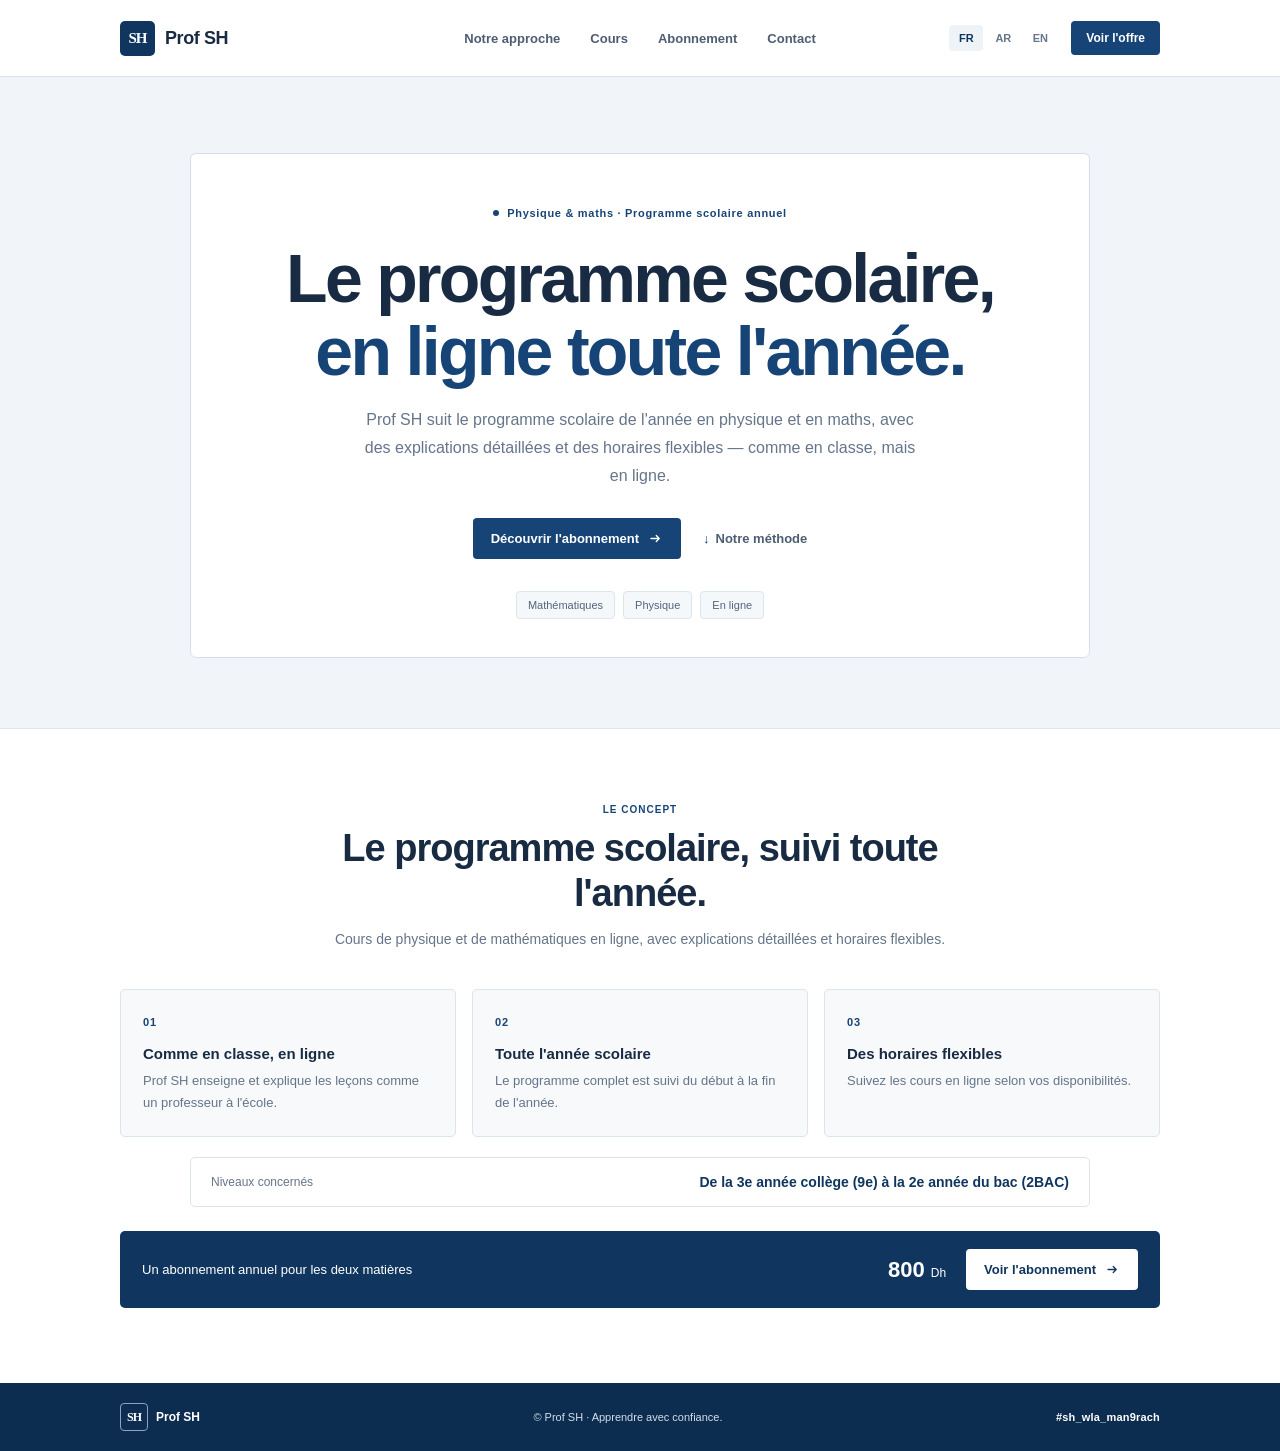
<file: index.html>
<!DOCTYPE html>
<html lang="fr" dir="ltr">
<head>
  <meta charset="UTF-8">
  <meta name="viewport" content="width=device-width, initial-scale=1">
  <meta name="theme-color" content="#f6f8fa">
  <meta name="description" content="Online physics and mathematics lessons with Prof SH. Annual subscription: 800 Dh.">
  <title>Prof SH - Physics and mathematics lessons</title>
  <link rel="stylesheet" href="styles.css">
</head>
<body>
<header class="topbar">
    <nav class="nav container" aria-label="Main navigation">
      <a class="brand" href="index.html" aria-label="Prof SH home" aria-current="page">
        <span class="brand-mark" aria-hidden="true"><span class="brand-initials">SH</span></span>
        <span>Prof SH</span>
      </a>
      <div class="nav-links">
        <a href="approach.html" data-i18n="navApproach">Notre approche</a>
        <a href="courses.html" data-i18n="navCourses">Cours</a>
        <a href="pricing.html" data-i18n="navPricing">Abonnement</a>
        <a href="contact.html" data-i18n="navContact">Contact</a>
      </div>
      <div class="nav-actions">
        <div class="language-picker" role="group" data-i18n-aria-label="chooseLanguage" aria-label="Choose language">
          <button type="button" data-lang="fr" aria-pressed="true">FR</button>
          <button type="button" data-lang="ar" aria-pressed="false">AR</button>
          <button type="button" data-lang="en" aria-pressed="false">EN</button>
        </div>
        <a class="nav-cta" href="pricing.html" data-i18n="navCta">Voir l'offre</a>
      </div>
    </nav>
  </header>
<main>
<section class="hero" id="home">
      <div class="container hero-grid">
        <div>
          <div class="eyebrow"><span class="eyebrow-dot"></span><span data-i18n="heroEyebrow">Physique &amp; maths · Programme scolaire annuel</span></div>
          <h1 data-i18n-html="heroTitle">Le programme scolaire,<br><span>en ligne toute l'année.</span></h1>
          <p class="hero-copy" data-i18n="heroCopy">Prof SH suit le programme scolaire de l'année en physique et en maths, avec des explications détaillées et des horaires flexibles — comme en classe, mais en ligne.</p>
          <div class="hero-actions">
            <a class="button-primary" href="pricing.html"><span data-i18n="heroButton">Découvrir l'abonnement</span><svg viewBox="0 0 20 20" fill="none" aria-hidden="true"><path d="M4 10h11m-4-4 4 4-4 4" stroke="currentColor" stroke-width="1.7" stroke-linecap="round" stroke-linejoin="round"/></svg></a>
            <a class="text-link" href="approach.html"><span aria-hidden="true">↓</span><span data-i18n="heroLink">Notre méthode</span></a>
          </div>
          <div class="hero-proof">
            <span data-i18n="mathTitle">Mathématiques</span>
            <span data-i18n="physicsTitle">Physique</span>
            <span data-i18n="liveBadge">En ligne</span>
          </div>
        </div>
      </div>
    </section>
    <section class="section home-overview">
      <div class="container">
        <div class="section-heading">
          <div class="section-kicker" data-i18n="homeDetailsKicker">Prof SH en ligne</div>
          <h2 data-i18n="homeDetailsTitle">Le programme de l'année, avec un professeur à vos côtés.</h2>
          <p data-i18n="homeDetailsIntro">Un enseignement suivi toute l'année en physique et en mathématiques, avec des explications détaillées et des horaires flexibles.</p>
        </div>
        <div class="home-detail-grid">
          <article class="home-detail-card">
            <span class="home-detail-number">01</span>
            <h3 data-i18n="homeDetail1Title">Un vrai cours, en ligne</h3>
            <p data-i18n="homeDetail1Copy">Prof SH enseigne et explique les leçons comme un professeur à l'école.</p>
          </article>
          <article class="home-detail-card">
            <span class="home-detail-number">02</span>
            <h3 data-i18n="homeDetail2Title">Toute l'année scolaire</h3>
            <p data-i18n="homeDetail2Copy">Le programme complet est suivi du début à la fin de l'année.</p>
          </article>
          <article class="home-detail-card">
            <span class="home-detail-number">03</span>
            <h3 data-i18n="homeDetail3Title">Des horaires flexibles</h3>
            <p data-i18n="homeDetail3Copy">Suivez les cours en ligne selon vos disponibilités.</p>
          </article>
        </div>
        <div class="grade-range">
          <span data-i18n="gradeRangeLabel">Niveaux concernés</span>
          <strong data-i18n="gradeRange">De la 3e année collège (9e) à la 2e année du bac (2BAC)</strong>
        </div>
        <div class="home-price-bar">
          <p data-i18n="homePriceLabel">Un abonnement annuel pour les deux matières</p>
          <strong>800 <span>Dh</span></strong>
          <a class="button-primary" href="pricing.html"><span data-i18n="homePriceButton">Voir l'abonnement</span><svg viewBox="0 0 20 20" fill="none" aria-hidden="true"><path d="M4 10h11m-4-4 4 4-4 4" stroke="currentColor" stroke-width="1.7" stroke-linecap="round" stroke-linejoin="round"/></svg></a>
        </div>
      </div>
    </section>
</main>
<footer>
    <div class="container footer-inner">
      <a class="footer-brand" href="index.html"><span class="brand-mark" aria-hidden="true"><span class="brand-initials">SH</span></span>Prof SH</a>
      <span class="footer-note" data-i18n="footerNote">© Prof SH · Apprendre avec confiance.</span>
      <span class="footer-hashtag">#sh_wla_man9rach</span>
    </div>
  </footer>
<script src="site.js"></script>
</body>
</html>
</file>
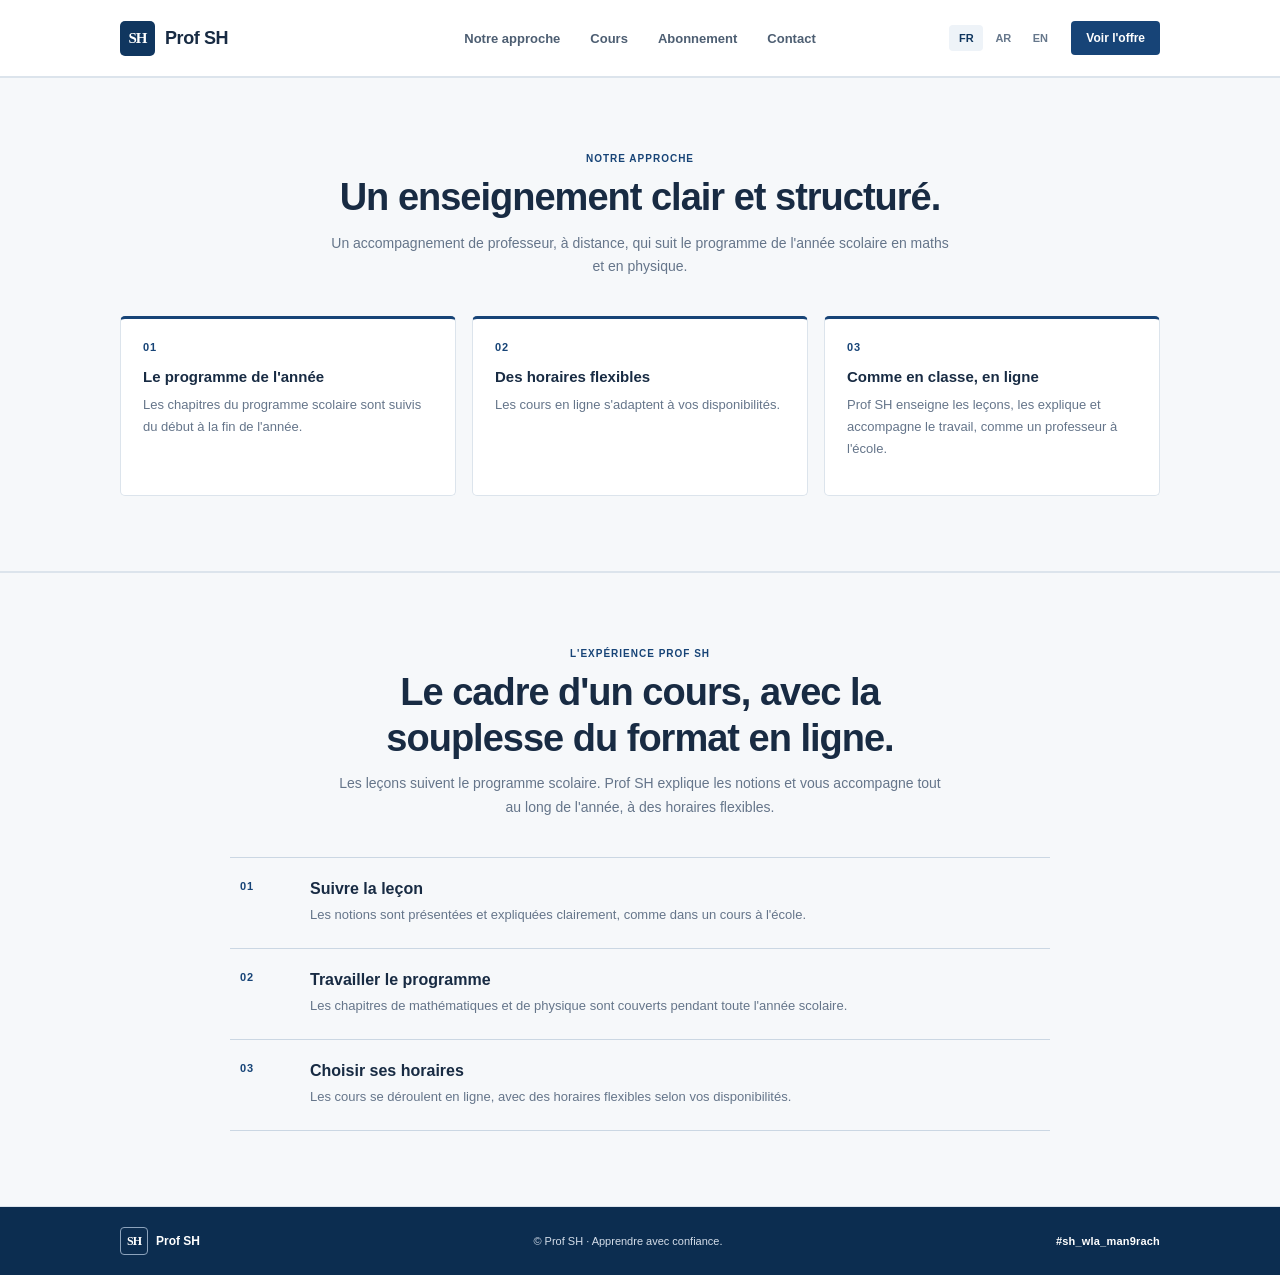
<file: approach.html>
<!DOCTYPE html>
<html lang="fr" dir="ltr">
<head>
  <meta charset="UTF-8">
  <meta name="viewport" content="width=device-width, initial-scale=1">
  <meta name="theme-color" content="#f6f8fa">
  <meta name="description" content="Online physics and mathematics lessons with Prof SH. Annual subscription: 800 Dh.">
  <title>Prof SH - Physics and mathematics lessons</title>
  <link rel="stylesheet" href="styles.css">
</head>
<body>
<header class="topbar">
    <nav class="nav container" aria-label="Main navigation">
      <a class="brand" href="index.html" aria-label="Prof SH home">
        <span class="brand-mark" aria-hidden="true"><span class="brand-initials">SH</span></span>
        <span>Prof SH</span>
      </a>
      <div class="nav-links">
        <a href="approach.html" data-i18n="navApproach" aria-current="page">Notre approche</a>
        <a href="courses.html" data-i18n="navCourses">Cours</a>
        <a href="pricing.html" data-i18n="navPricing">Abonnement</a>
        <a href="contact.html" data-i18n="navContact">Contact</a>
      </div>
      <div class="nav-actions">
        <div class="language-picker" role="group" data-i18n-aria-label="chooseLanguage" aria-label="Choose language">
          <button type="button" data-lang="fr" aria-pressed="true">FR</button>
          <button type="button" data-lang="ar" aria-pressed="false">AR</button>
          <button type="button" data-lang="en" aria-pressed="false">EN</button>
        </div>
        <a class="nav-cta" href="pricing.html" data-i18n="navCta">Voir l'offre</a>
      </div>
    </nav>
  </header>
<main>
<section class="section benefits" id="approach">
      <div class="container">
        <div class="section-heading">
          <div class="section-kicker" data-i18n="benefitsKicker">Notre approche</div>
          <h2 data-i18n="benefitsTitle">Un enseignement clair et structuré.</h2>
          <p data-i18n="benefitsIntro">Un accompagnement de professeur, à distance, qui suit le programme de l'année scolaire en maths et en physique.</p>
        </div>
        <div class="benefit-grid">
          <article class="benefit-card">
            <span class="benefit-icon">01</span>
            <h3 data-i18n="benefit1Title">Le programme de l'année</h3>
            <p data-i18n="benefit1Copy">Les chapitres du programme scolaire sont suivis du début à la fin de l'année.</p>
          </article>
          <article class="benefit-card">
            <span class="benefit-icon">02</span>
            <h3 data-i18n="benefit2Title">Des horaires flexibles</h3>
            <p data-i18n="benefit2Copy">Les cours en ligne s'adaptent à vos disponibilités.</p>
          </article>
          <article class="benefit-card">
            <span class="benefit-icon">03</span>
            <h3 data-i18n="benefit3Title">Comme en classe, en ligne</h3>
            <p data-i18n="benefit3Copy">Prof SH enseigne les leçons, les explique et accompagne le travail, comme un professeur à l'école.</p>
          </article>
        </div>
      </div>
    </section>
    <section class="section approach-detail">
      <div class="container">
        <div class="section-heading">
          <div class="section-kicker" data-i18n="approachDetailKicker">L'expérience Prof SH</div>
          <h2 data-i18n="approachDetailTitle">Le cadre d'un cours, avec la souplesse du format en ligne.</h2>
          <p data-i18n="approachDetailIntro">Les leçons suivent le programme scolaire. Prof SH explique les notions et vous accompagne tout au long de l'année, à des horaires flexibles.</p>
        </div>
        <div class="approach-steps">
          <article><span>01</span><div><h3 data-i18n="approachStep1Title">Suivre la leçon</h3><p data-i18n="approachStep1Copy">Les notions sont présentées et expliquées clairement, comme dans un cours à l'école.</p></div></article>
          <article><span>02</span><div><h3 data-i18n="approachStep2Title">Travailler le programme</h3><p data-i18n="approachStep2Copy">Les chapitres de mathématiques et de physique sont couverts pendant toute l'année scolaire.</p></div></article>
          <article><span>03</span><div><h3 data-i18n="approachStep3Title">Choisir ses horaires</h3><p data-i18n="approachStep3Copy">Les cours se déroulent en ligne, avec des horaires flexibles selon vos disponibilités.</p></div></article>
        </div>
      </div>
    </section>
</main>
<footer>
    <div class="container footer-inner">
      <a class="footer-brand" href="index.html"><span class="brand-mark" aria-hidden="true"><span class="brand-initials">SH</span></span>Prof SH</a>
      <span class="footer-note" data-i18n="footerNote">© Prof SH · Apprendre avec confiance.</span>
      <span class="footer-hashtag">#sh_wla_man9rach</span>
    </div>
  </footer>
<script src="site.js"></script>
</body>
</html>
</file>
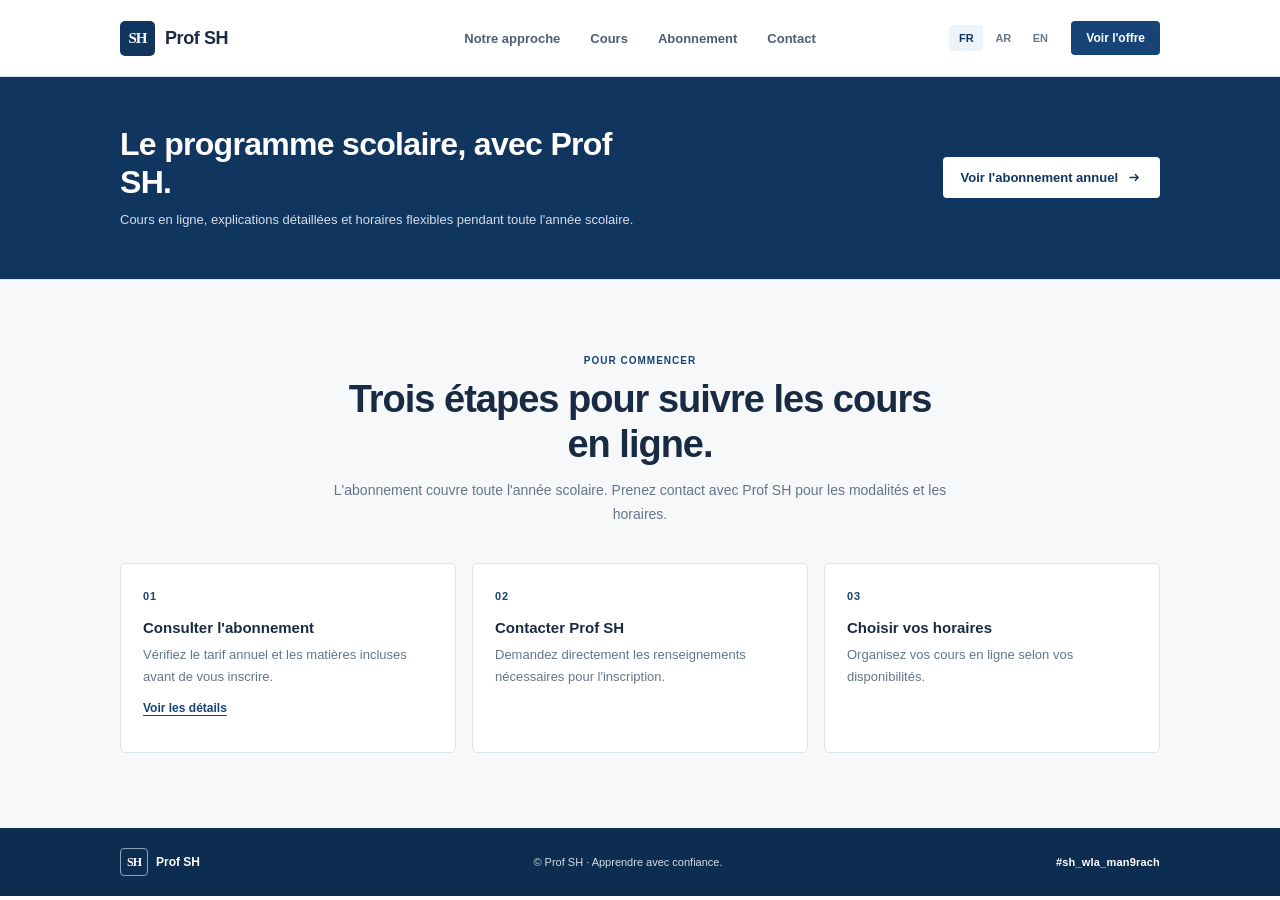
<file: contact.html>
<!DOCTYPE html>
<html lang="fr" dir="ltr">
<head>
  <meta charset="UTF-8">
  <meta name="viewport" content="width=device-width, initial-scale=1">
  <meta name="theme-color" content="#f6f8fa">
  <meta name="description" content="Online physics and mathematics lessons with Prof SH. Annual subscription: 800 Dh.">
  <title>Prof SH - Physics and mathematics lessons</title>
  <link rel="stylesheet" href="styles.css">
</head>
<body>
<header class="topbar">
    <nav class="nav container" aria-label="Main navigation">
      <a class="brand" href="index.html" aria-label="Prof SH home">
        <span class="brand-mark" aria-hidden="true"><span class="brand-initials">SH</span></span>
        <span>Prof SH</span>
      </a>
      <div class="nav-links">
        <a href="approach.html" data-i18n="navApproach">Notre approche</a>
        <a href="courses.html" data-i18n="navCourses">Cours</a>
        <a href="pricing.html" data-i18n="navPricing">Abonnement</a>
        <a href="contact.html" data-i18n="navContact" aria-current="page">Contact</a>
      </div>
      <div class="nav-actions">
        <div class="language-picker" role="group" data-i18n-aria-label="chooseLanguage" aria-label="Choose language">
          <button type="button" data-lang="fr" aria-pressed="true">FR</button>
          <button type="button" data-lang="ar" aria-pressed="false">AR</button>
          <button type="button" data-lang="en" aria-pressed="false">EN</button>
        </div>
        <a class="nav-cta" href="pricing.html" data-i18n="navCta">Voir l'offre</a>
      </div>
    </nav>
  </header>
<main>
<section class="closing" id="contact">
      <div class="container closing-inner">
        <div>
          <h2 data-i18n="closingTitle">Le programme scolaire, avec Prof SH.</h2>
          <p data-i18n="closingCopy">Cours en ligne, explications détaillées et horaires flexibles pendant toute l'année scolaire.</p>
        </div>
        <a class="button-primary" href="pricing.html"><span data-i18n="closingButton">Voir l'abonnement annuel</span><svg viewBox="0 0 20 20" fill="none" aria-hidden="true"><path d="M4 10h11m-4-4 4 4-4 4" stroke="currentColor" stroke-width="1.7" stroke-linecap="round" stroke-linejoin="round"/></svg></a>
      </div>
    </section>
    <section class="section next-steps">
      <div class="container">
        <div class="section-heading">
          <div class="section-kicker" data-i18n="nextStepsKicker">Pour commencer</div>
          <h2 data-i18n="nextStepsTitle">Trois étapes pour suivre les cours en ligne.</h2>
          <p data-i18n="nextStepsIntro">L'abonnement couvre toute l'année scolaire. Prenez contact avec Prof SH pour les modalités et les horaires.</p>
        </div>
        <div class="next-steps-grid">
          <article><span>01</span><h3 data-i18n="nextStep1Title">Consulter l'abonnement</h3><p data-i18n="nextStep1Copy">Vérifiez le tarif annuel et les matières incluses avant de vous inscrire.</p><a href="pricing.html" data-i18n="nextStep1Link">Voir les détails</a></article>
          <article><span>02</span><h3 data-i18n="nextStep2Title">Contacter Prof SH</h3><p data-i18n="nextStep2Copy">Demandez directement les renseignements nécessaires pour l'inscription.</p></article>
          <article><span>03</span><h3 data-i18n="nextStep3Title">Choisir vos horaires</h3><p data-i18n="nextStep3Copy">Organisez vos cours en ligne selon vos disponibilités.</p></article>
        </div>
      </div>
    </section>
</main>
<footer>
    <div class="container footer-inner">
      <a class="footer-brand" href="index.html"><span class="brand-mark" aria-hidden="true"><span class="brand-initials">SH</span></span>Prof SH</a>
      <span class="footer-note" data-i18n="footerNote">© Prof SH · Apprendre avec confiance.</span>
      <span class="footer-hashtag">#sh_wla_man9rach</span>
    </div>
  </footer>
<script src="site.js"></script>
</body>
</html>
</file>
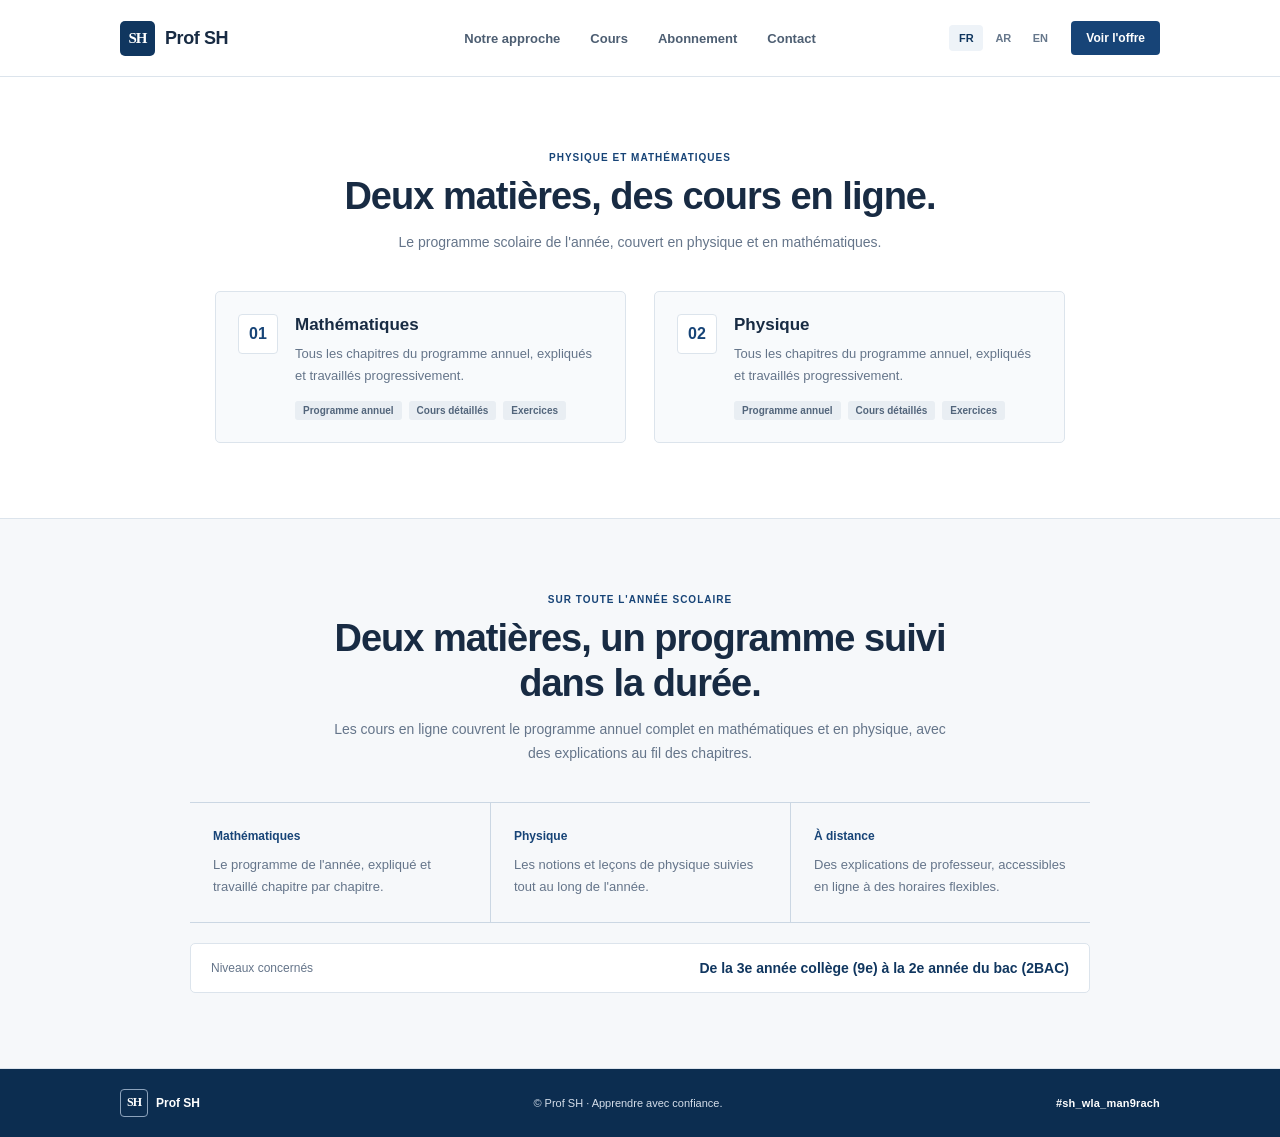
<file: courses.html>
<!DOCTYPE html>
<html lang="fr" dir="ltr">
<head>
  <meta charset="UTF-8">
  <meta name="viewport" content="width=device-width, initial-scale=1">
  <meta name="theme-color" content="#f6f8fa">
  <meta name="description" content="Online physics and mathematics lessons with Prof SH. Annual subscription: 800 Dh.">
  <title>Prof SH - Physics and mathematics lessons</title>
  <link rel="stylesheet" href="styles.css">
</head>
<body>
<header class="topbar">
    <nav class="nav container" aria-label="Main navigation">
      <a class="brand" href="index.html" aria-label="Prof SH home">
        <span class="brand-mark" aria-hidden="true"><span class="brand-initials">SH</span></span>
        <span>Prof SH</span>
      </a>
      <div class="nav-links">
        <a href="approach.html" data-i18n="navApproach">Notre approche</a>
        <a href="courses.html" data-i18n="navCourses" aria-current="page">Cours</a>
        <a href="pricing.html" data-i18n="navPricing">Abonnement</a>
        <a href="contact.html" data-i18n="navContact">Contact</a>
      </div>
      <div class="nav-actions">
        <div class="language-picker" role="group" data-i18n-aria-label="chooseLanguage" aria-label="Choose language">
          <button type="button" data-lang="fr" aria-pressed="true">FR</button>
          <button type="button" data-lang="ar" aria-pressed="false">AR</button>
          <button type="button" data-lang="en" aria-pressed="false">EN</button>
        </div>
        <a class="nav-cta" href="pricing.html" data-i18n="navCta">Voir l'offre</a>
      </div>
    </nav>
  </header>
<main>
<section class="section courses" id="courses">
      <div class="container">
        <div class="section-heading">
          <div class="section-kicker" data-i18n="coursesKicker">Physique et mathématiques</div>
          <h2 data-i18n="coursesTitle">Deux matières, des cours en ligne.</h2>
          <p data-i18n="coursesIntro">Le programme scolaire de l'année, couvert en physique et en mathématiques.</p>
        </div>
        <div class="course-grid">
          <article class="course-card">
            <span class="course-symbol" aria-hidden="true">01</span>
            <div>
              <h3 data-i18n="mathTitle">Mathématiques</h3>
              <p data-i18n="mathCopy">Tous les chapitres du programme annuel, expliqués et travaillés progressivement.</p>
              <div class="course-tags"><span data-i18n="mathTag1">Programme annuel</span><span data-i18n="mathTag2">Cours détaillés</span><span data-i18n="mathTag3">Exercices</span></div>
            </div>
          </article>
          <article class="course-card">
            <span class="course-symbol" aria-hidden="true">02</span>
            <div>
              <h3 data-i18n="physicsTitle">Physique</h3>
              <p data-i18n="physicsCopy">Tous les chapitres du programme annuel, expliqués et travaillés progressivement.</p>
              <div class="course-tags"><span data-i18n="physicsTag1">Programme annuel</span><span data-i18n="physicsTag2">Cours détaillés</span><span data-i18n="physicsTag3">Exercices</span></div>
            </div>
          </article>
        </div>
      </div>
    </section>
    <section class="section curriculum-overview">
      <div class="container">
        <div class="section-heading">
          <div class="section-kicker" data-i18n="curriculumKicker">Sur toute l'année scolaire</div>
          <h2 data-i18n="curriculumTitle">Deux matières, un programme suivi dans la durée.</h2>
          <p data-i18n="curriculumIntro">Les cours en ligne couvrent le programme annuel complet en mathématiques et en physique, avec des explications au fil des chapitres.</p>
        </div>
        <div class="curriculum-points">
          <article><span data-i18n="curriculumPoint1Label">Mathématiques</span><p data-i18n="curriculumPoint1Copy">Le programme de l'année, expliqué et travaillé chapitre par chapitre.</p></article>
          <article><span data-i18n="curriculumPoint2Label">Physique</span><p data-i18n="curriculumPoint2Copy">Les notions et leçons de physique suivies tout au long de l'année.</p></article>
          <article><span data-i18n="curriculumPoint3Label">À distance</span><p data-i18n="curriculumPoint3Copy">Des explications de professeur, accessibles en ligne à des horaires flexibles.</p></article>
        </div>
        <div class="grade-range">
          <span data-i18n="gradeRangeLabel">Niveaux concernés</span>
          <strong data-i18n="gradeRange">De la 3e année collège (9e) à la 2e année du bac (2BAC)</strong>
        </div>
      </div>
    </section>
</main>
<footer>
    <div class="container footer-inner">
      <a class="footer-brand" href="index.html"><span class="brand-mark" aria-hidden="true"><span class="brand-initials">SH</span></span>Prof SH</a>
      <span class="footer-note" data-i18n="footerNote">© Prof SH · Apprendre avec confiance.</span>
      <span class="footer-hashtag">#sh_wla_man9rach</span>
    </div>
  </footer>
<script src="site.js"></script>
</body>
</html>
</file>
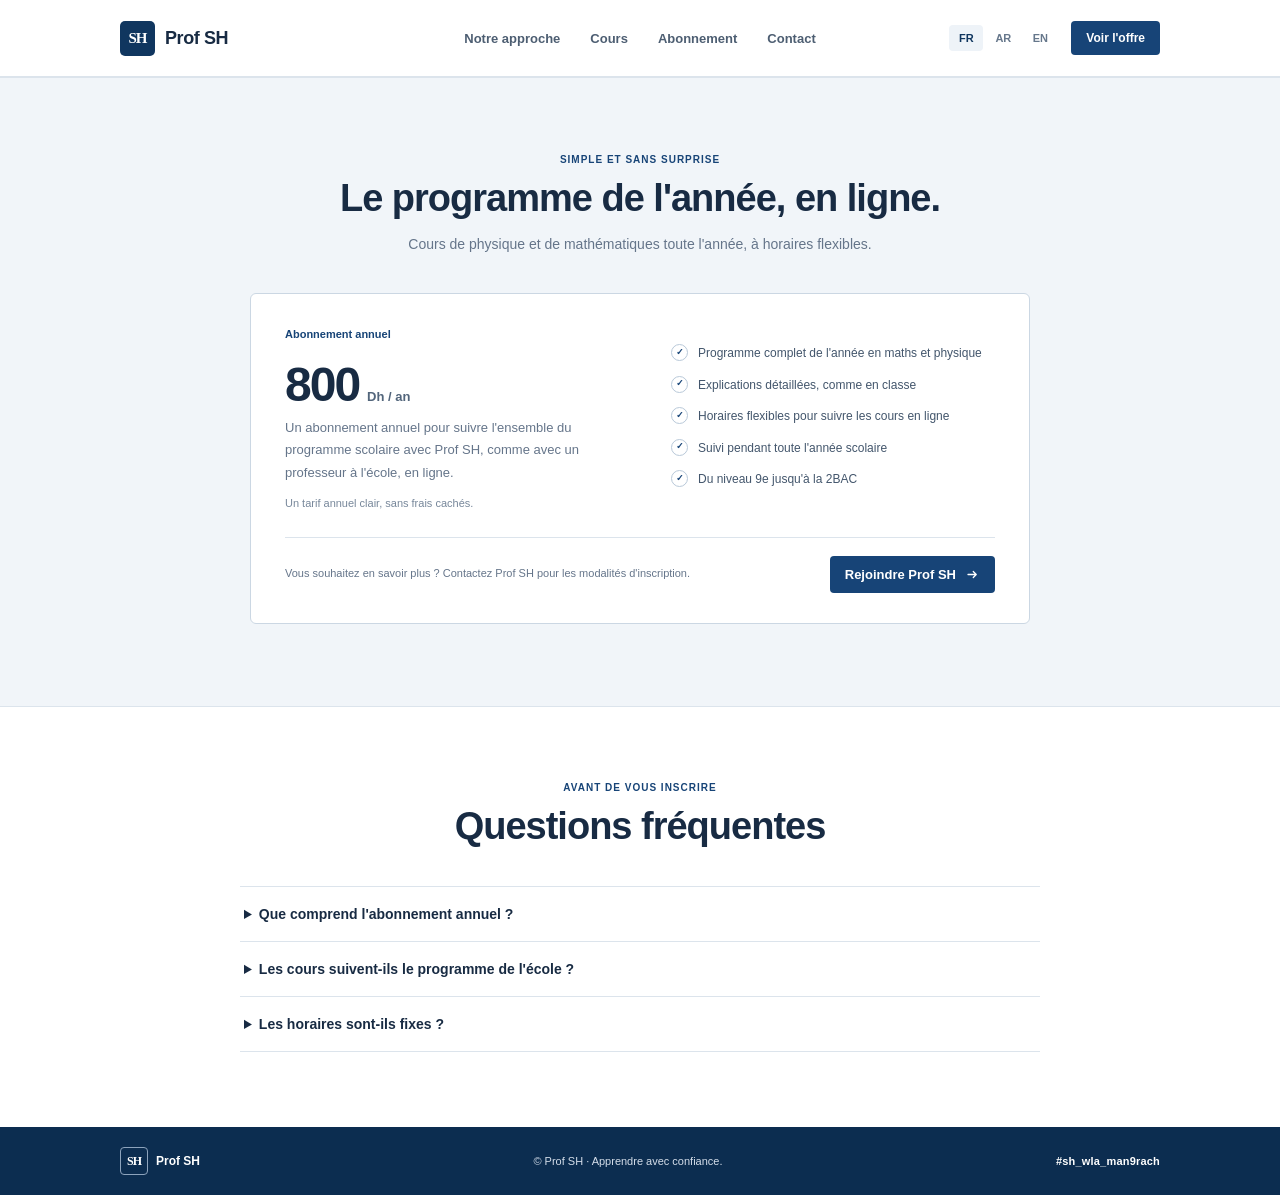
<file: pricing.html>
<!DOCTYPE html>
<html lang="fr" dir="ltr">
<head>
  <meta charset="UTF-8">
  <meta name="viewport" content="width=device-width, initial-scale=1">
  <meta name="theme-color" content="#f6f8fa">
  <meta name="description" content="Online physics and mathematics lessons with Prof SH. Annual subscription: 800 Dh.">
  <title>Prof SH - Physics and mathematics lessons</title>
  <link rel="stylesheet" href="styles.css">
</head>
<body>
<header class="topbar">
    <nav class="nav container" aria-label="Main navigation">
      <a class="brand" href="index.html" aria-label="Prof SH home">
        <span class="brand-mark" aria-hidden="true"><span class="brand-initials">SH</span></span>
        <span>Prof SH</span>
      </a>
      <div class="nav-links">
        <a href="approach.html" data-i18n="navApproach">Notre approche</a>
        <a href="courses.html" data-i18n="navCourses">Cours</a>
        <a href="pricing.html" data-i18n="navPricing" aria-current="page">Abonnement</a>
        <a href="contact.html" data-i18n="navContact">Contact</a>
      </div>
      <div class="nav-actions">
        <div class="language-picker" role="group" data-i18n-aria-label="chooseLanguage" aria-label="Choose language">
          <button type="button" data-lang="fr" aria-pressed="true">FR</button>
          <button type="button" data-lang="ar" aria-pressed="false">AR</button>
          <button type="button" data-lang="en" aria-pressed="false">EN</button>
        </div>
        <a class="nav-cta" href="pricing.html" data-i18n="navCta">Voir l'offre</a>
      </div>
    </nav>
  </header>
<main>
<section class="pricing" id="pricing">
      <div class="container">
        <div class="section-heading">
          <div class="section-kicker" data-i18n="pricingKicker">Simple et sans surprise</div>
          <h2 data-i18n="pricingTitle">Le programme de l'année, en ligne.</h2>
          <p data-i18n="pricingIntro">Cours de physique et de mathématiques toute l'année, à horaires flexibles.</p>
        </div>
        <article class="pricing-card">
          <div>
            <span class="offer-label" data-i18n="offerLabel">Abonnement annuel</span>
            <div class="price"><strong>800</strong><span>Dh <span data-i18n="perYear">/ an</span></span></div>
            <p class="pricing-description" data-i18n="priceDescription">Un abonnement annuel pour suivre l'ensemble du programme scolaire avec Prof SH, comme avec un professeur à l'école, en ligne.</p>
            <p class="billing-note" data-i18n="billingNote">Un tarif annuel clair, sans frais cachés.</p>
          </div>
          <div class="features">
            <div class="feature"><span class="check">✓</span><span data-i18n="feature1">Programme complet de l'année en maths et physique</span></div>
            <div class="feature"><span class="check">✓</span><span data-i18n="feature2">Explications détaillées, comme en classe</span></div>
            <div class="feature"><span class="check">✓</span><span data-i18n="feature3">Horaires flexibles pour suivre les cours en ligne</span></div>
            <div class="feature"><span class="check">✓</span><span data-i18n="feature4">Suivi pendant toute l'année scolaire</span></div>
            <div class="feature"><span class="check">✓</span><span data-i18n="gradeRangeFeature">Du niveau 9e jusqu'à la 2BAC</span></div>
          </div>
          <div class="pricing-bottom">
            <p data-i18n="priceFootnote">Vous souhaitez en savoir plus ? Contactez Prof SH pour les modalités d'inscription.</p>
            <a class="button-primary" href="contact.html"><span data-i18n="priceButton">Rejoindre Prof SH</span><svg viewBox="0 0 20 20" fill="none" aria-hidden="true"><path d="M4 10h11m-4-4 4 4-4 4" stroke="currentColor" stroke-width="1.7" stroke-linecap="round" stroke-linejoin="round"/></svg></a>
          </div>
        </article>
      </div>
    </section>
    <section class="section pricing-faq">
      <div class="container">
        <div class="section-heading">
          <div class="section-kicker" data-i18n="faqKicker">Avant de vous inscrire</div>
          <h2 data-i18n="faqTitle">Questions fréquentes</h2>
        </div>
        <div class="faq-list">
          <details>
            <summary data-i18n="faq1Question">Que comprend l'abonnement annuel ?</summary>
            <p data-i18n="faq1Answer">Il couvre le programme scolaire de l'année en mathématiques et en physique, avec des cours en ligne et des explications détaillées.</p>
          </details>
          <details>
            <summary data-i18n="faq2Question">Les cours suivent-ils le programme de l'école ?</summary>
            <p data-i18n="faq2Answer">Oui. Prof SH suit le programme scolaire sur toute l'année, comme un professeur en classe, mais en ligne.</p>
          </details>
          <details>
            <summary data-i18n="faq3Question">Les horaires sont-ils fixes ?</summary>
            <p data-i18n="faq3Answer">Les cours sont en ligne et les horaires sont flexibles. Contactez Prof SH pour convenir des modalités.</p>
          </details>
        </div>
      </div>
    </section>
</main>
<footer>
    <div class="container footer-inner">
      <a class="footer-brand" href="index.html"><span class="brand-mark" aria-hidden="true"><span class="brand-initials">SH</span></span>Prof SH</a>
      <span class="footer-note" data-i18n="footerNote">© Prof SH · Apprendre avec confiance.</span>
      <span class="footer-hashtag">#sh_wla_man9rach</span>
    </div>
  </footer>
<script src="site.js"></script>
</body>
</html>
</file>
<file: styles.css>
:root {
      color-scheme: light;
      --ink: #182b43;
      --muted: #65758a;
      --blue: #174477;
      --blue-dark: #10365f;
      --blue-soft: #eef3f8;
      --line: #dce4ec;
      --paper: #fff;
      --bg: #f6f8fa;
      font-family: "Segoe UI", Arial, sans-serif;
    }

    * { box-sizing: border-box; }
    html { scroll-behavior: smooth; }
    body { margin: 0; color: var(--ink); background: var(--paper); }
    a { color: inherit; text-decoration: none; }
    button { font: inherit; }
    .container { width: min(1040px, calc(100% - 48px)); margin-inline: auto; }

    .topbar { background: white; border-bottom: 1px solid var(--line); }
    .nav {
      min-height: 76px; display: grid; grid-template-columns: 1fr auto 1fr;
      align-items: center; gap: 24px;
    }
    .brand { display: inline-flex; align-items: center; gap: 10px; width: fit-content; font-size: 18px; font-weight: 750; letter-spacing: -.4px; }
    .brand-mark { width: 35px; height: 35px; display: grid; place-items: center; border-radius: 5px; color: white; background: var(--blue-dark); }
    .brand-initials { font-family: Georgia, "Times New Roman", serif; font-size: 15px; font-weight: 700; letter-spacing: -1px; }
    .nav-links { display: flex; align-items: center; justify-content: center; gap: 30px; }
    .nav-links a { color: #4d5e72; font-size: 13px; font-weight: 600; }
    .nav-links a:hover { color: var(--blue); }
    .nav-actions { display: flex; align-items: center; justify-content: flex-end; gap: 14px; }
    .language-picker { display: flex; gap: 3px; }
    .language-picker button {
      min-width: 34px; padding: 7px 6px; color: #66778b; background: transparent; border: 0;
      border-radius: 4px; font-size: 11px; font-weight: 700; cursor: pointer;
    }
    .language-picker button[aria-pressed="true"] { color: var(--blue-dark); background: var(--blue-soft); }
    .nav-cta { padding: 10px 15px; color: white; background: var(--blue); border-radius: 4px; font-size: 12px; font-weight: 650; }
    .nav-cta:hover, .button-primary:hover { background: #0c2d50; }

    .hero { padding: 76px 0 70px; text-align: center; background: #f1f5f9; border-bottom: 1px solid var(--line); }
    .hero-grid { max-width: 900px; display: block; margin-inline: auto; padding: 48px 32px 38px; background: white; border: 1px solid #d4dfeb; border-radius: 6px; }
    .hero-grid > div:first-child { max-width: 760px; margin-inline: auto; }
    .eyebrow { display: inline-flex; align-items: center; gap: 8px; color: var(--blue); font-size: 11px; font-weight: 700; letter-spacing: .7px; }
    .eyebrow-dot { width: 6px; height: 6px; border-radius: 50%; background: var(--blue); }
    h1 { margin: 22px 0 17px; font-size: clamp(42px, 6vw, 68px); line-height: 1.08; letter-spacing: -2.7px; font-weight: 700; }
    h1 span { color: var(--blue); }
    .hero-copy { max-width: 570px; margin: 0 auto; color: var(--muted); font-size: 16px; line-height: 1.75; }
    .hero-actions { display: flex; align-items: center; justify-content: center; gap: 22px; margin-top: 28px; }
    .button-primary { display: inline-flex; align-items: center; justify-content: center; gap: 9px; padding: 13px 18px; color: white; background: var(--blue); border-radius: 4px; font-size: 13px; font-weight: 650; transition: background .16s ease; }
    .button-primary svg { width: 15px; height: 15px; }
    .text-link { color: #4d5e72; font-size: 13px; font-weight: 600; }
    .text-link span:first-child { margin-inline-end: 6px; color: var(--blue); }
    .hero-proof { display: flex; justify-content: center; flex-wrap: wrap; gap: 8px; margin-top: 32px; color: #52657b; font-size: 11px; }
    .hero-proof span { padding: 7px 11px; background: #f5f8fb; border: 1px solid #dce4ec; border-radius: 4px; }

    .section { padding: 75px 0; }
    .section-heading { max-width: 620px; margin: 0 auto 37px; text-align: center; }
    .section-kicker { color: var(--blue); font-size: 10px; font-weight: 700; letter-spacing: 1px; text-transform: uppercase; }
    h2 { margin: 11px 0 11px; font-size: clamp(28px, 3.4vw, 38px); line-height: 1.2; letter-spacing: -1px; }
    .section-heading p { margin: 0; color: var(--muted); font-size: 14px; line-height: 1.7; }
    .benefits { background: #f6f8fa; border-block: 1px solid var(--line); }
    .benefit-grid { display: grid; grid-template-columns: repeat(3, 1fr); gap: 16px; }
    .benefit-card { min-height: 180px; padding: 22px; background: white; border: 1px solid var(--line); border-top: 3px solid var(--blue); border-radius: 5px; }
    .benefit-card:hover { border-color: #9fb3c8; border-top-color: var(--blue-dark); }
    .benefit-icon { display: block; margin-bottom: 15px; color: var(--blue); font-size: 11px; font-weight: 700; letter-spacing: 1px; }
    .benefit-card h3 { margin: 0 0 9px; font-size: 15px; font-weight: 650; }
    .benefit-card p { margin: 0; color: var(--muted); font-size: 13px; line-height: 1.7; }

    .courses { background: white; }
    .course-grid { display: grid; grid-template-columns: repeat(2, 1fr); gap: 28px; max-width: 850px; margin: auto; }
    .course-card { display: flex; align-items: flex-start; gap: 17px; padding: 22px; background: #f8fafc; border: 1px solid var(--line); border-radius: 5px; }
    .course-symbol { flex: 0 0 40px; display: grid; height: 40px; place-items: center; color: var(--blue); background: white; border: 1px solid var(--line); border-radius: 4px; font-size: 16px; font-weight: 650; }
    .course-card h3 { margin: 1px 0 8px; font-size: 17px; font-weight: 650; }
    .course-card p { margin: 0; color: var(--muted); font-size: 13px; line-height: 1.7; }
    .course-tags { display: flex; flex-wrap: wrap; gap: 7px; margin-top: 13px; }
    .course-tags span { padding: 4px 8px; color: #52657b; background: #e9eef3; border-radius: 3px; font-size: 10px; font-weight: 600; }

    .pricing { padding: 76px 0 82px; background: #f1f5f9; border-block: 1px solid var(--line); }
    .pricing-card {
      max-width: 780px; display: grid; grid-template-columns: 1fr 1fr; gap: 28px 42px;
      margin: auto; padding: 30px 34px; background: white; border: 1px solid #cbd7e3; border-radius: 6px;
    }
    .offer-label { color: var(--blue); font-size: 11px; font-weight: 700; }
    .price { display: flex; align-items: baseline; gap: 8px; margin: 15px 0 5px; }
    .price strong { font-size: 48px; letter-spacing: -2px; font-weight: 700; }
    .price span { color: #52657b; font-size: 13px; font-weight: 600; }
    .pricing-description { max-width: 310px; margin: 0; color: var(--muted); font-size: 13px; line-height: 1.7; }
    .billing-note { margin: 13px 0 0; color: #77879a; font-size: 11px; }
    .features { align-self: center; display: grid; gap: 13px; padding-inline-start: 10px; }
    .feature { display: flex; align-items: flex-start; gap: 10px; color: #43566c; font-size: 12px; line-height: 1.55; }
    .check { flex: 0 0 17px; display: grid; width: 17px; height: 17px; place-items: center; color: var(--blue); border: 1px solid #b9c9d9; border-radius: 50%; font-size: 9px; font-weight: 800; }
    .pricing-bottom { grid-column: 1 / -1; display: flex; align-items: center; justify-content: space-between; gap: 18px; padding-top: 18px; border-top: 1px solid var(--line); }
    .pricing-bottom p { margin: 0; color: var(--muted); font-size: 11px; line-height: 1.6; }
    .pricing-bottom .button-primary { white-space: nowrap; padding: 11px 15px; }

    .closing { padding: 48px 0; color: white; background: var(--blue-dark); }
    .closing-inner { display: flex; align-items: center; justify-content: space-between; gap: 25px; }
    .closing h2 { max-width: 520px; margin: 0 0 8px; font-size: clamp(25px, 3vw, 32px); letter-spacing: -.7px; }
    .closing p { margin: 0; color: #d5deea; font-size: 13px; line-height: 1.6; }
    .closing .button-primary { flex: 0 0 auto; color: var(--blue-dark); background: white; }
    .closing .button-primary:hover { background: #e9eef3; }
    footer { padding: 20px 0; color: #d5deea; background: #0c2d50; }
    .footer-inner { display: flex; align-items: center; justify-content: space-between; gap: 15px; }
    .footer-brand { display: inline-flex; align-items: center; gap: 8px; color: white; font-size: 12px; font-weight: 700; }
    .footer-brand .brand-mark { width: 28px; height: 28px; border: 1px solid #8da3bc; border-radius: 4px; background: transparent; }
    .footer-brand .brand-initials { font-size: 12px; }
    .footer-note { font-size: 11px; }
    .footer-hashtag { color: #fff; font-size: 11px; font-weight: 700; letter-spacing: .2px; }

    .home-overview { background: white; }
    .home-detail-grid { display: grid; grid-template-columns: repeat(3, 1fr); gap: 16px; }
    .home-detail-card { padding: 22px; background: #f7f9fb; border: 1px solid var(--line); border-radius: 5px; }
    .home-detail-number, .approach-steps article > span, .next-steps-grid article > span { color: var(--blue); font-size: 11px; font-weight: 750; letter-spacing: .8px; }
    .home-detail-card h3 { margin: 15px 0 8px; font-size: 15px; }
    .home-detail-card p { margin: 0; color: var(--muted); font-size: 13px; line-height: 1.7; }
    .grade-range { max-width: 900px; display: flex; align-items: center; justify-content: space-between; gap: 18px; margin: 20px auto 0; padding: 16px 20px; background: white; border: 1px solid var(--line); border-radius: 5px; }
    .grade-range span { color: var(--muted); font-size: 12px; }
    .grade-range strong { color: var(--blue-dark); font-size: 14px; }
    .home-price-bar { display: flex; align-items: center; justify-content: space-between; gap: 20px; margin-top: 24px; padding: 18px 22px; color: white; background: var(--blue-dark); border-radius: 5px; }
    .home-price-bar p { margin: 0; font-size: 13px; }
    .home-price-bar strong { margin-inline-start: auto; font-size: 22px; }
    .home-price-bar strong span { font-size: 12px; font-weight: 500; }
    .home-price-bar .button-primary { background: white; color: var(--blue-dark); }
    .home-price-bar .button-primary:hover { background: #e8eef5; }

    .approach-detail { background: #f6f8fa; border-block: 1px solid var(--line); }
    .approach-steps { max-width: 820px; margin: auto; border-top: 1px solid #cbd7e3; }
    .approach-steps article { display: grid; grid-template-columns: 55px 1fr; gap: 15px; padding: 22px 10px; border-bottom: 1px solid #cbd7e3; }
    .approach-steps h3 { margin: 0 0 6px; font-size: 16px; }
    .approach-steps p { margin: 0; color: var(--muted); font-size: 13px; line-height: 1.7; }

    .curriculum-overview { background: #f6f8fa; border-block: 1px solid var(--line); }
    .curriculum-points { max-width: 900px; display: grid; grid-template-columns: repeat(3, 1fr); gap: 0; margin: auto; border-block: 1px solid #cbd7e3; }
    .curriculum-points article { padding: 23px; }
    .curriculum-points article + article { border-inline-start: 1px solid #cbd7e3; }
    .curriculum-points span { color: var(--blue); font-size: 12px; font-weight: 700; }
    .curriculum-points p { margin: 10px 0 0; color: var(--muted); font-size: 13px; line-height: 1.7; }

    .pricing-faq { background: white; }
    .faq-list { max-width: 800px; margin: auto; border-top: 1px solid var(--line); }
    .faq-list details { padding: 19px 4px; border-bottom: 1px solid var(--line); }
    .faq-list summary { color: var(--ink); font-size: 14px; font-weight: 650; cursor: pointer; }
    .faq-list details p { max-width: 690px; margin: 12px 0 0; color: var(--muted); font-size: 13px; line-height: 1.75; }
    .next-steps { background: #f6f8fa; border-top: 1px solid var(--line); }
    .next-steps-grid { display: grid; grid-template-columns: repeat(3, 1fr); gap: 16px; }
    .next-steps-grid article { min-height: 190px; padding: 22px; background: white; border: 1px solid var(--line); border-radius: 5px; }
    .next-steps-grid h3 { margin: 15px 0 8px; font-size: 15px; }
    .next-steps-grid p { margin: 0; color: var(--muted); font-size: 13px; line-height: 1.7; }
    .next-steps-grid a { display: inline-block; margin-top: 12px; color: var(--blue); font-size: 12px; font-weight: 700; text-decoration: underline; text-underline-offset: 3px; }

    [dir="rtl"] { font-family: Tahoma, Arial, sans-serif; }
    [dir="rtl"] h1, [dir="rtl"] h2 { letter-spacing: 0; line-height: 1.35; }
    [dir="rtl"] .eyebrow, [dir="rtl"] .section-kicker { letter-spacing: 0; }
    [dir="rtl"] .button-primary svg { transform: scaleX(-1); }

    @media (max-width: 760px) {
      .nav { grid-template-columns: 1fr auto; min-height: 68px; gap: 10px; }
      .nav-links { grid-column: 1 / -1; grid-row: 2; padding: 0 0 13px; gap: 22px; }
      .nav-actions { grid-column: 2; grid-row: 1; }
      .nav-cta { display: none; }
      .hero { padding: 52px 0 48px; }
      .hero-grid { padding: 38px 24px 30px; }
      .benefit-grid { grid-template-columns: 1fr; gap: 20px; }
      .course-grid { grid-template-columns: 1fr; gap: 16px; }
      .pricing-card { max-width: 560px; }
      .home-detail-grid, .next-steps-grid { grid-template-columns: 1fr; }
      .home-detail-card, .next-steps-grid article { min-height: 0; }
      .curriculum-points { grid-template-columns: 1fr; }
      .curriculum-points article + article { border-inline-start: 0; border-top: 1px solid #cbd7e3; }
      .grade-range { align-items: flex-start; flex-direction: column; gap: 7px; }
    }
    @media (max-width: 540px) {
      .container { width: min(100% - 36px, 480px); }
      .brand { font-size: 16px; }
      .hero { padding: 38px 0 34px; }
      .hero-grid { padding: 32px 18px 26px; }
      h1 { font-size: clamp(38px, 11vw, 54px); letter-spacing: -1.8px; }
      .hero-copy { font-size: 14px; }
      .hero-actions { flex-wrap: wrap; gap: 16px; }
      .hero-proof { flex-wrap: wrap; row-gap: 8px; font-size: 11px; }
      .section { padding: 58px 0; }
      .section-heading { margin-bottom: 28px; }
      .pricing-card { grid-template-columns: 1fr; gap: 22px; padding: 24px 20px; }
      .features { padding-inline-start: 0; }
      .pricing-bottom { align-items: flex-start; flex-direction: column; }
      .home-price-bar { align-items: flex-start; flex-direction: column; }
      .home-price-bar strong { margin-inline-start: 0; }
      .closing { padding: 38px 0; }
      .closing-inner { align-items: flex-start; flex-direction: column; }
      .footer-inner { align-items: flex-start; flex-direction: column; }
      .footer-hashtag { align-self: flex-end; }
      [dir="rtl"] h1 { letter-spacing: 0; }
    }
    @media (prefers-reduced-motion: reduce) {
      *, *::before, *::after { scroll-behavior: auto !important; }
    }
</file>
